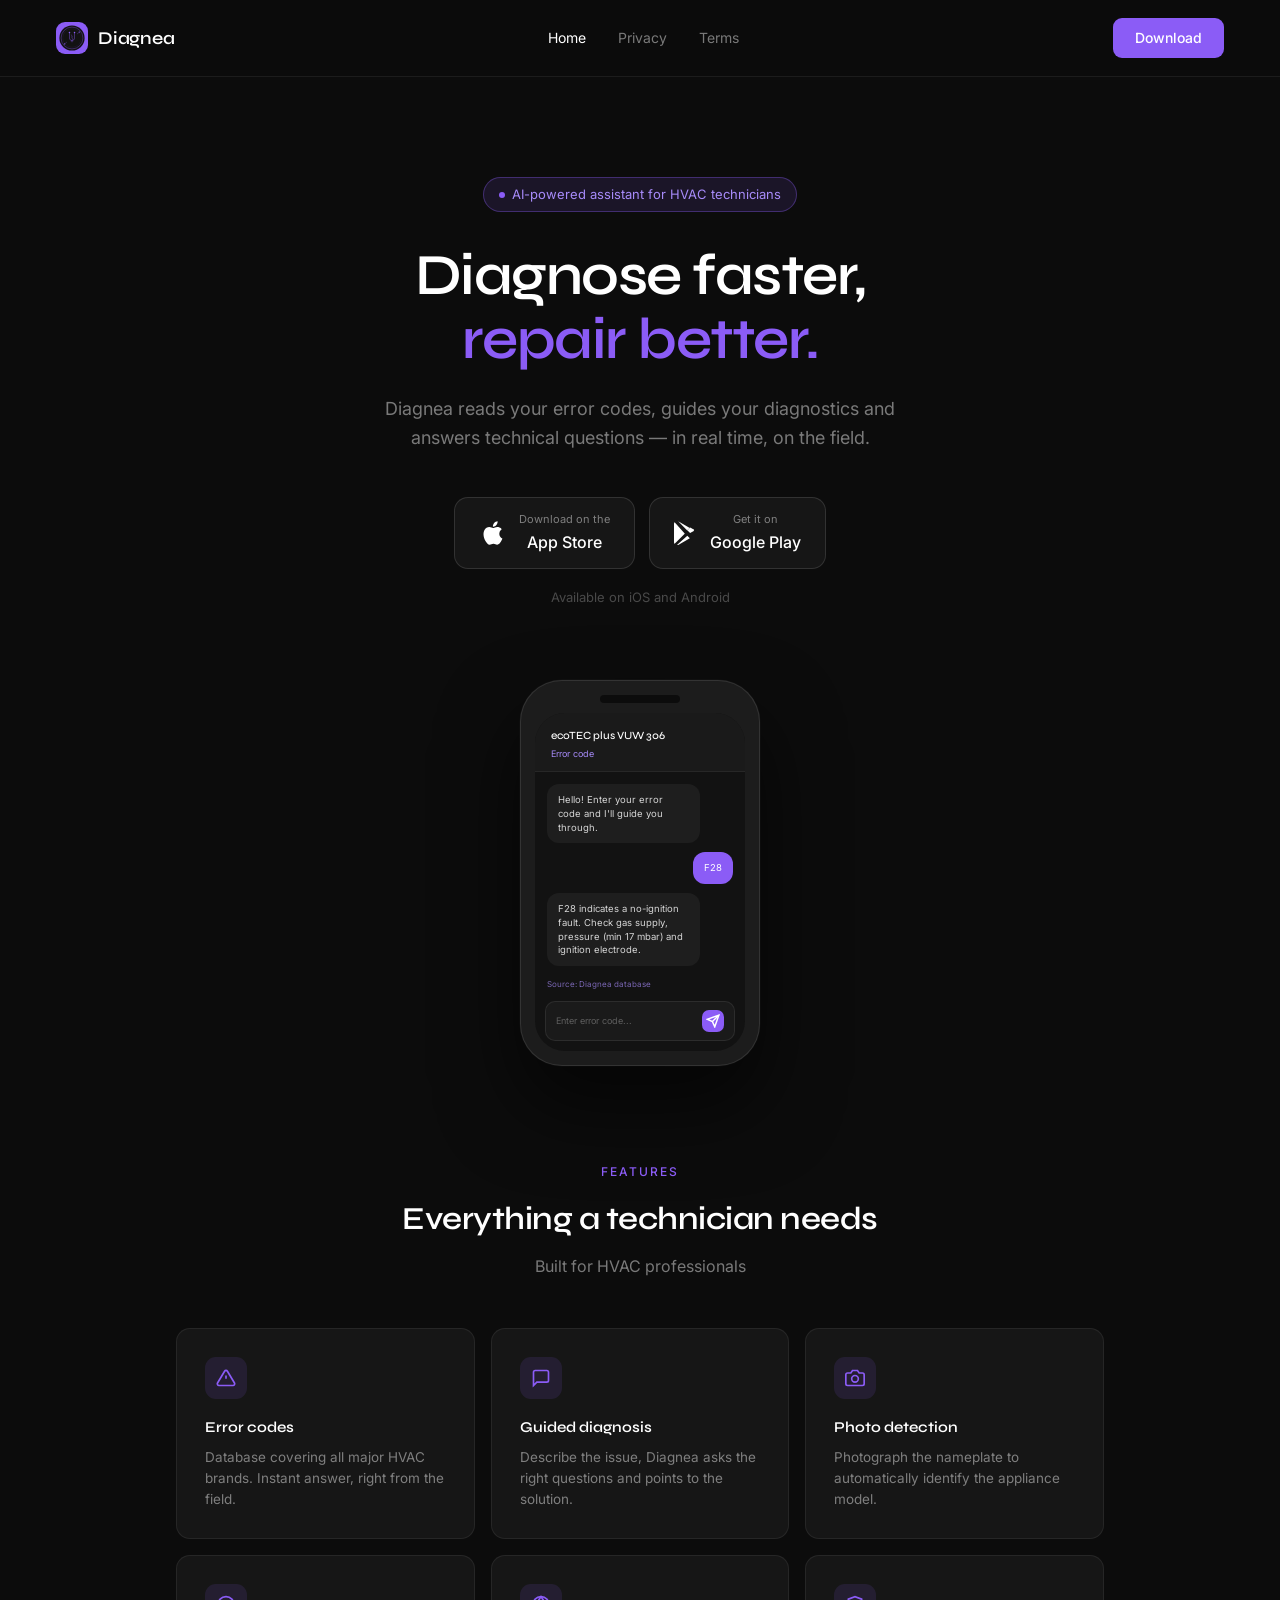
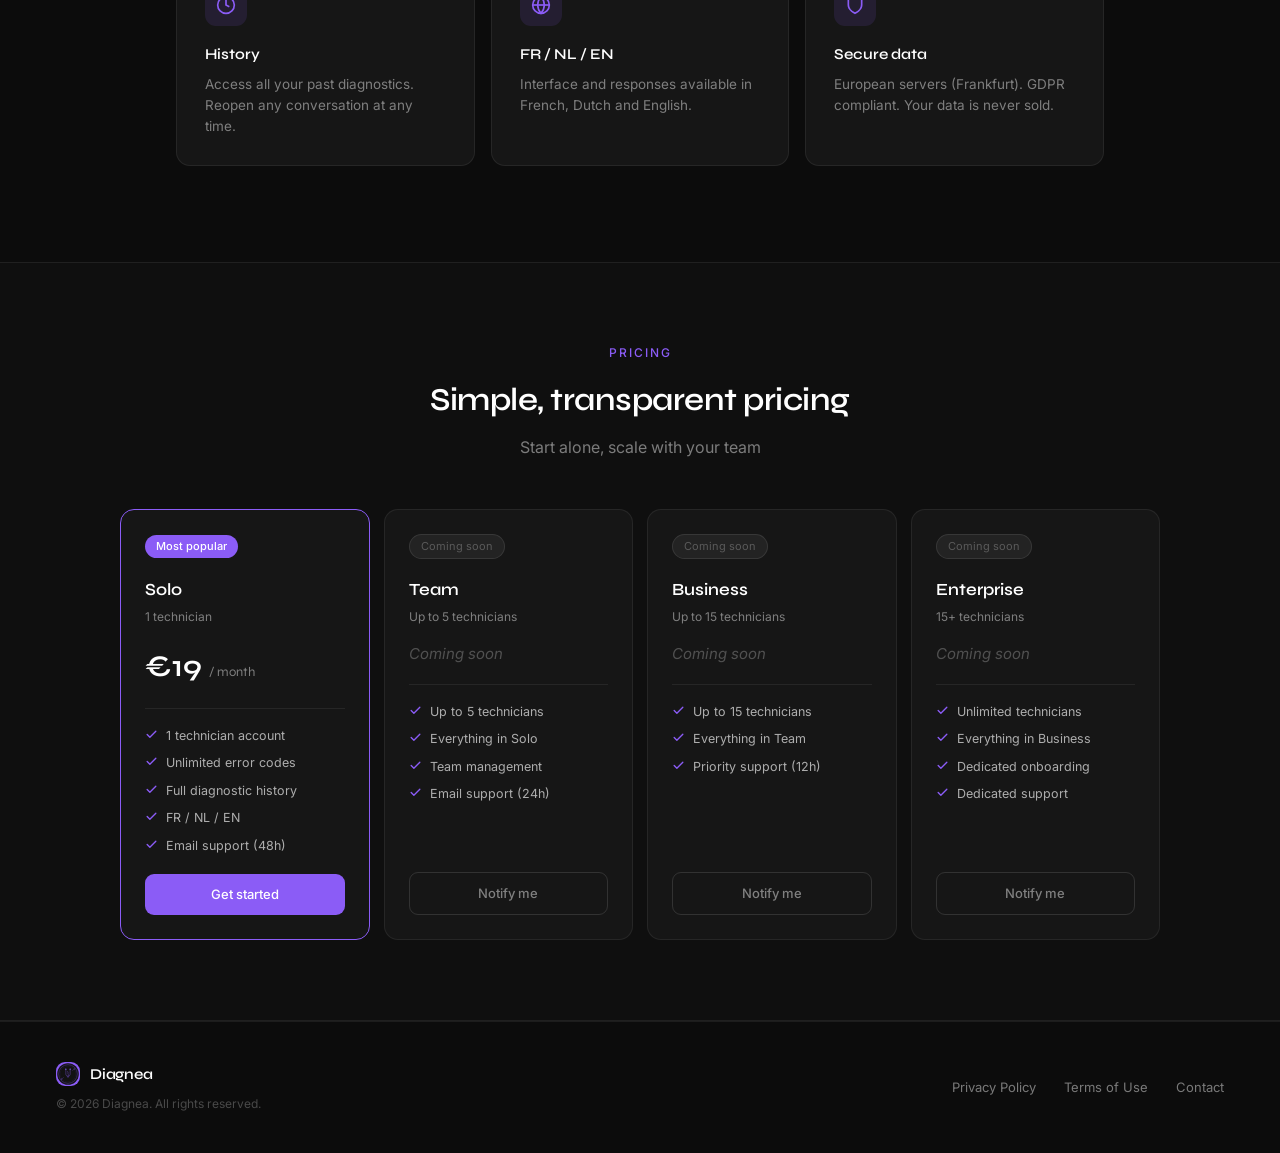
<file: index.html>
<!DOCTYPE html>
<html lang="en">
<head>
  <meta charset="UTF-8">
  <meta name="viewport" content="width=device-width, initial-scale=1.0">
  <title>Diagnea — AI-powered HVAC diagnostic assistant</title>
  <meta name="description" content="Diagnea reads your error codes, guides your diagnostics and answers technical questions — in real time, on the field. Available on iOS and Android.">
  <meta property="og:title" content="Diagnea — AI-powered HVAC diagnostic assistant">
  <meta property="og:description" content="Diagnose faster, repair better. Diagnea reads your error codes, guides your diagnostics and answers technical questions — in real time, on the field.">
  <meta property="og:url" content="https://diagnea.com">
  <meta property="og:type" content="website">
  <meta property="og:site_name" content="Diagnea">
  <meta property="og:image" content="https://diagnea.com/og-image.png">
  <meta property="og:image:width" content="1200">
  <meta property="og:image:height" content="630">
  <meta name="twitter:card" content="summary_large_image">
  <meta name="twitter:title" content="Diagnea — AI-powered HVAC diagnostic assistant">
  <meta name="twitter:description" content="Diagnose faster, repair better. Diagnea reads your error codes and guides your diagnostics in real time, on the field.">
  <meta name="twitter:image" content="https://diagnea.com/og-image.png">
  <link rel="icon" type="image/png" href="favicon.png">
  <link rel="preconnect" href="https://fonts.googleapis.com">
  <link rel="preconnect" href="https://fonts.gstatic.com" crossorigin>
  <link href="https://fonts.googleapis.com/css2?family=Syne:wght@400;500;600&family=Inter:wght@400;500&display=swap" rel="stylesheet">
  <link rel="stylesheet" href="style.css">
</head>
<body>

  <nav class="nav">
    <div class="nav-logo">
      <div class="nav-logo-icon">
        <svg width="28" height="28" viewBox="0 0 200 200" xmlns="http://www.w3.org/2000/svg">
          <circle cx="100" cy="100" r="90" fill="#121212"/>
          <circle cx="100" cy="100" r="78" fill="none" stroke="#8B5CF6" stroke-width="2.5"/>
          <circle cx="100" cy="100" r="65" fill="none" stroke="#8B5CF6" stroke-width="1" stroke-dasharray="4 3"/>
          <path d="M82 60 L82 100 C82 124 118 124 118 100 L118 60" fill="none" stroke="#8B5CF6" stroke-width="3" stroke-linecap="round"/>
          <circle cx="100" cy="122" r="8" fill="#8B5CF6" opacity="0.3" stroke="#8B5CF6" stroke-width="2"/>
          <circle cx="82" cy="60" r="5.5" fill="#8B5CF6"/>
          <circle cx="118" cy="60" r="5.5" fill="#8B5CF6"/>
          <path d="M96 78 L102 92 L98 92 L106 112" fill="none" stroke="#8B5CF6" stroke-width="2.5" stroke-linecap="round" stroke-linejoin="round"/>
          <line x1="48" y1="142" x2="62" y2="130" stroke="#8B5CF6" stroke-width="2" stroke-linecap="round"/>
          <line x1="152" y1="58" x2="138" y2="70" stroke="#8B5CF6" stroke-width="2" stroke-linecap="round"/>
          <circle cx="48" cy="142" r="4" fill="#8B5CF6"/>
          <circle cx="152" cy="58" r="4" fill="#8B5CF6"/>
        </svg>
      </div>
      <span class="nav-logo-text">Diagnea</span>
    </div>
    <div class="nav-links">
      <a href="index.html" class="nav-link active">Home</a>
      <a href="privacy.html" class="nav-link">Privacy</a>
      <a href="terms.html" class="nav-link">Terms</a>
    </div>
    <a href="#download" class="nav-cta">Download</a>
  </nav>

  <section class="hero">
    <div class="hero-badge">
      <span class="hero-badge-dot"></span>
      AI-powered assistant for HVAC technicians
    </div>
    <h1>Diagnose faster,<br><span>repair better.</span></h1>
    <p class="hero-sub">Diagnea reads your error codes, guides your diagnostics and answers technical questions — in real time, on the field.</p>
    <div class="store-btns" id="download">
      <a href="#" class="store-btn">
        <svg width="28" height="28" viewBox="0 0 24 24" fill="white"><path d="M18.71 19.5c-.83 1.24-1.71 2.45-3.05 2.47-1.34.03-1.77-.79-3.29-.79-1.53 0-2 .77-3.27.82-1.31.05-2.3-1.32-3.14-2.53C4.25 17 2.94 12.45 4.7 9.39c.87-1.52 2.43-2.48 4.12-2.51 1.28-.02 2.5.87 3.29.87.78 0 2.26-1.07 3.8-.91.65.03 2.47.26 3.64 1.98-.09.06-2.17 1.28-2.15 3.81.03 3.02 2.65 4.03 2.68 4.04-.03.07-.42 1.44-1.38 2.83M13 3.5c.73-.83 1.94-1.46 2.94-1.5.13 1.17-.34 2.35-1.04 3.19-.69.85-1.83 1.51-2.95 1.42-.15-1.15.41-2.35 1.05-3.11z"/></svg>
        <div>
          <span class="store-btn-sub">Download on the</span>
          <span class="store-btn-name">App Store</span>
        </div>
      </a>
      <a href="#" class="store-btn">
        <svg width="24" height="24" viewBox="0 0 24 24" fill="white"><path d="M3.18 23.76c.3.17.64.24.99.2l.06-.03 11.62-6.7-2.53-2.54zM.54 1.27C.2 1.6 0 2.14 0 2.84v18.32c0 .7.2 1.24.55 1.57l.08.07L10.69 12.7v-.24L.62 1.2zM19.38 8.33l-3.3-1.9-2.82 2.83 2.82 2.82 3.33-1.92c.95-.55.95-1.44-.03-1.83zM4.17.24l11.62 6.7-2.53 2.53L4.17.24z"/></svg>
        <div>
          <span class="store-btn-sub">Get it on</span>
          <span class="store-btn-name">Google Play</span>
        </div>
      </a>
    </div>
    <p class="hero-note">Available on iOS and Android</p>
  </section>

  <section class="phone-frame">
    <div class="phone">
      <div class="phone-notch"></div>
      <div class="phone-screen">
        <div class="phone-header">
          <div class="phone-h-title">ecoTEC plus VUW 306</div>
          <div class="phone-h-sub">Error code</div>
        </div>
        <div class="phone-chat">
          <div class="bubble bubble-ai">Hello! Enter your error code and I'll guide you through.</div>
          <div class="bubble bubble-user">F28</div>
          <div class="bubble bubble-ai">F28 indicates a no-ignition fault. Check gas supply, pressure (min 17 mbar) and ignition electrode.</div>
        </div>
        <div class="phone-source">Source: Diagnea database</div>
        <div class="phone-input">
          <span class="phone-input-placeholder">Enter error code...</span>
          <div class="phone-send">
            <svg width="14" height="14" viewBox="0 0 24 24" fill="none" stroke="white" stroke-width="2.5"><line x1="22" y1="2" x2="11" y2="13"/><polygon points="22 2 15 22 11 13 2 9 22 2"/></svg>
          </div>
        </div>
      </div>
    </div>
  </section>

  <section class="features">
    <div class="section-label">Features</div>
    <h2 class="section-title">Everything a technician needs</h2>
    <p class="section-sub">Built for HVAC professionals</p>
    <div class="features-grid">
      <div class="feature-card">
        <div class="feature-icon">
          <svg width="20" height="20" viewBox="0 0 24 24" fill="none" stroke="currentColor" stroke-width="2"><path d="M10.29 3.86L1.82 18a2 2 0 0 0 1.71 3h16.94a2 2 0 0 0 1.71-3L13.71 3.86a2 2 0 0 0-3.42 0z"/><line x1="12" y1="9" x2="12" y2="13"/><line x1="12" y1="17" x2="12.01" y2="17"/></svg>
        </div>
        <h3>Error codes</h3>
        <p>Database covering all major HVAC brands. Instant answer, right from the field.</p>
      </div>
      <div class="feature-card">
        <div class="feature-icon">
          <svg width="20" height="20" viewBox="0 0 24 24" fill="none" stroke="currentColor" stroke-width="2"><path d="M21 15a2 2 0 0 1-2 2H7l-4 4V5a2 2 0 0 1 2-2h14a2 2 0 0 1 2 2z"/></svg>
        </div>
        <h3>Guided diagnosis</h3>
        <p>Describe the issue, Diagnea asks the right questions and points to the solution.</p>
      </div>
      <div class="feature-card">
        <div class="feature-icon">
          <svg width="20" height="20" viewBox="0 0 24 24" fill="none" stroke="currentColor" stroke-width="2"><path d="M23 19a2 2 0 0 1-2 2H3a2 2 0 0 1-2-2V8a2 2 0 0 1 2-2h4l2-3h6l2 3h4a2 2 0 0 1 2 2z"/><circle cx="12" cy="13" r="4"/></svg>
        </div>
        <h3>Photo detection</h3>
        <p>Photograph the nameplate to automatically identify the appliance model.</p>
      </div>
      <div class="feature-card">
        <div class="feature-icon">
          <svg width="20" height="20" viewBox="0 0 24 24" fill="none" stroke="currentColor" stroke-width="2"><circle cx="12" cy="12" r="10"/><polyline points="12 6 12 12 16 14"/></svg>
        </div>
        <h3>History</h3>
        <p>Access all your past diagnostics. Reopen any conversation at any time.</p>
      </div>
      <div class="feature-card">
        <div class="feature-icon">
          <svg width="20" height="20" viewBox="0 0 24 24" fill="none" stroke="currentColor" stroke-width="2"><circle cx="12" cy="12" r="10"/><line x1="2" y1="12" x2="22" y2="12"/><path d="M12 2a15.3 15.3 0 0 1 4 10 15.3 15.3 0 0 1-4 10 15.3 15.3 0 0 1-4-10 15.3 15.3 0 0 1 4-10z"/></svg>
        </div>
        <h3>FR / NL / EN</h3>
        <p>Interface and responses available in French, Dutch and English.</p>
      </div>
      <div class="feature-card">
        <div class="feature-icon">
          <svg width="20" height="20" viewBox="0 0 24 24" fill="none" stroke="currentColor" stroke-width="2"><path d="M12 22s8-4 8-10V5l-8-3-8 3v7c0 6 8 10 8 10z"/></svg>
        </div>
        <h3>Secure data</h3>
        <p>European servers (Frankfurt). GDPR compliant. Your data is never sold.</p>
      </div>
    </div>
  </section>

  <section class="plans">
    <div class="section-label">Pricing</div>
    <h2 class="section-title">Simple, transparent pricing</h2>
    <p class="section-sub">Start alone, scale with your team</p>
    <div class="plans-grid">

      <div class="plan-card popular">
        <div class="plan-top"><span class="plan-badge">Most popular</span></div>
        <div class="plan-name">Solo</div>
        <div class="plan-desc">1 technician</div>
        <div class="plan-price">€19 <span>/ month</span></div>
        <hr class="plan-divider">
        <ul class="plan-features">
          <li><svg class="check" viewBox="0 0 24 24"><polyline points="20 6 9 17 4 12"/></svg> 1 technician account</li>
          <li><svg class="check" viewBox="0 0 24 24"><polyline points="20 6 9 17 4 12"/></svg> Unlimited error codes</li>
          <li><svg class="check" viewBox="0 0 24 24"><polyline points="20 6 9 17 4 12"/></svg> Full diagnostic history</li>
          <li><svg class="check" viewBox="0 0 24 24"><polyline points="20 6 9 17 4 12"/></svg> FR / NL / EN</li>
          <li><svg class="check" viewBox="0 0 24 24"><polyline points="20 6 9 17 4 12"/></svg> Email support (48h)</li>
        </ul>
        <a href="#" class="plan-btn">Get started</a>
      </div>

      <div class="plan-card">
        <div class="plan-top"><span class="plan-soon">Coming soon</span></div>
        <div class="plan-name">Team</div>
        <div class="plan-desc">Up to 5 technicians</div>
        <div class="plan-price-tbd">Coming soon</div>
        <hr class="plan-divider">
        <ul class="plan-features">
          <li><svg class="check" viewBox="0 0 24 24"><polyline points="20 6 9 17 4 12"/></svg> Up to 5 technicians</li>
          <li><svg class="check" viewBox="0 0 24 24"><polyline points="20 6 9 17 4 12"/></svg> Everything in Solo</li>
          <li><svg class="check" viewBox="0 0 24 24"><polyline points="20 6 9 17 4 12"/></svg> Team management</li>
          <li><svg class="check" viewBox="0 0 24 24"><polyline points="20 6 9 17 4 12"/></svg> Email support (24h)</li>
        </ul>
        <a href="#" class="plan-btn plan-btn-outline">Notify me</a>
      </div>

      <div class="plan-card">
        <div class="plan-top"><span class="plan-soon">Coming soon</span></div>
        <div class="plan-name">Business</div>
        <div class="plan-desc">Up to 15 technicians</div>
        <div class="plan-price-tbd">Coming soon</div>
        <hr class="plan-divider">
        <ul class="plan-features">
          <li><svg class="check" viewBox="0 0 24 24"><polyline points="20 6 9 17 4 12"/></svg> Up to 15 technicians</li>
          <li><svg class="check" viewBox="0 0 24 24"><polyline points="20 6 9 17 4 12"/></svg> Everything in Team</li>
          <li><svg class="check" viewBox="0 0 24 24"><polyline points="20 6 9 17 4 12"/></svg> Priority support (12h)</li>
        </ul>
        <a href="#" class="plan-btn plan-btn-outline">Notify me</a>
      </div>

      <div class="plan-card">
        <div class="plan-top"><span class="plan-soon">Coming soon</span></div>
        <div class="plan-name">Enterprise</div>
        <div class="plan-desc">15+ technicians</div>
        <div class="plan-price-tbd">Coming soon</div>
        <hr class="plan-divider">
        <ul class="plan-features">
          <li><svg class="check" viewBox="0 0 24 24"><polyline points="20 6 9 17 4 12"/></svg> Unlimited technicians</li>
          <li><svg class="check" viewBox="0 0 24 24"><polyline points="20 6 9 17 4 12"/></svg> Everything in Business</li>
          <li><svg class="check" viewBox="0 0 24 24"><polyline points="20 6 9 17 4 12"/></svg> Dedicated onboarding</li>
          <li><svg class="check" viewBox="0 0 24 24"><polyline points="20 6 9 17 4 12"/></svg> Dedicated support</li>
        </ul>
        <a href="#" class="plan-btn plan-btn-outline">Notify me</a>
      </div>

    </div>
  </section>

  <footer class="footer">
    <div class="footer-left">
      <div class="nav-logo">
        <div class="nav-logo-icon" style="width:24px;height:24px;">
          <svg width="24" height="24" viewBox="0 0 200 200" xmlns="http://www.w3.org/2000/svg">
            <circle cx="100" cy="100" r="90" fill="#121212"/>
            <circle cx="100" cy="100" r="78" fill="none" stroke="#8B5CF6" stroke-width="2.5"/>
            <circle cx="100" cy="100" r="65" fill="none" stroke="#8B5CF6" stroke-width="1" stroke-dasharray="4 3"/>
            <path d="M82 60 L82 100 C82 124 118 124 118 100 L118 60" fill="none" stroke="#8B5CF6" stroke-width="3" stroke-linecap="round"/>
            <circle cx="100" cy="122" r="8" fill="#8B5CF6" opacity="0.3" stroke="#8B5CF6" stroke-width="2"/>
            <circle cx="82" cy="60" r="5.5" fill="#8B5CF6"/>
            <circle cx="118" cy="60" r="5.5" fill="#8B5CF6"/>
            <path d="M96 78 L102 92 L98 92 L106 112" fill="none" stroke="#8B5CF6" stroke-width="2.5" stroke-linecap="round" stroke-linejoin="round"/>
            <line x1="48" y1="142" x2="62" y2="130" stroke="#8B5CF6" stroke-width="2" stroke-linecap="round"/>
            <line x1="152" y1="58" x2="138" y2="70" stroke="#8B5CF6" stroke-width="2" stroke-linecap="round"/>
            <circle cx="48" cy="142" r="4" fill="#8B5CF6"/>
            <circle cx="152" cy="58" r="4" fill="#8B5CF6"/>
          </svg>
        </div>
        <span class="nav-logo-text" style="font-size:15px;">Diagnea</span>
      </div>
      <p class="footer-copy">© 2026 Diagnea. All rights reserved.</p>
    </div>
    <div class="footer-links">
      <a href="privacy.html" class="footer-link">Privacy Policy</a>
      <a href="terms.html" class="footer-link">Terms of Use</a>
      <a href="mailto:privacy@diagnea.com" class="footer-link">Contact</a>
    </div>
  </footer>

</body>
</html>
</file>
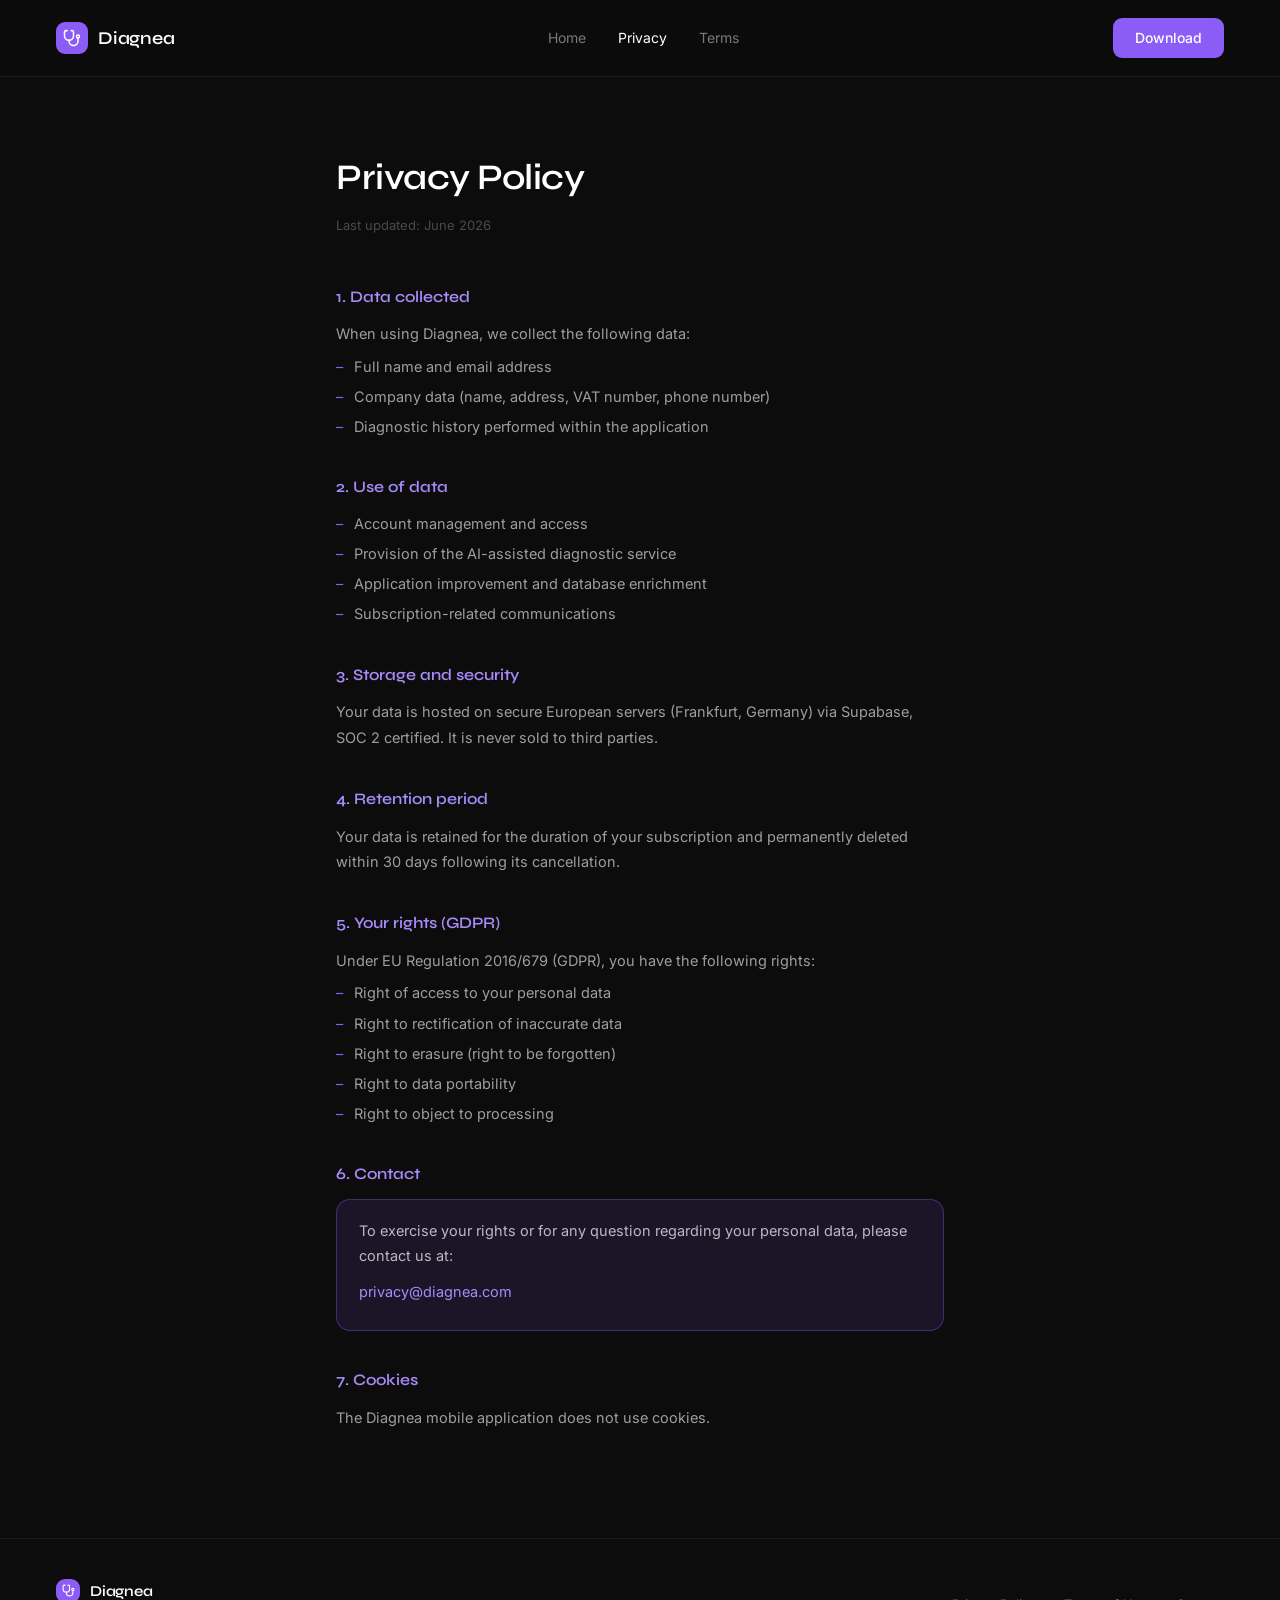
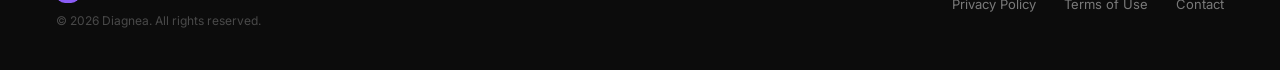
<file: privacy.html>
<!DOCTYPE html>
<html lang="en">
<head>
  <meta charset="UTF-8">
  <meta name="viewport" content="width=device-width, initial-scale=1.0">
  <title>Privacy Policy — Diagnea</title>
  <meta name="description" content="Diagnea Privacy Policy — GDPR compliant data protection.">
  <link rel="icon" type="image/svg+xml" href="assets/favicon.svg">
  <link rel="preconnect" href="https://fonts.googleapis.com">
  <link rel="preconnect" href="https://fonts.gstatic.com" crossorigin>
  <link href="https://fonts.googleapis.com/css2?family=Syne:wght@400;500;600&family=Inter:wght@400;500&display=swap" rel="stylesheet">
  <link rel="stylesheet" href="style.css">
</head>
<body>

  <nav class="nav">
    <div class="nav-logo">
      <div class="nav-logo-icon">
        <svg width="18" height="18" viewBox="0 0 24 24" fill="none" stroke="white" stroke-width="2" stroke-linecap="round" stroke-linejoin="round"><path d="M4.8 2.3A.3.3 0 1 0 5 2H4a2 2 0 0 0-2 2v5a6 6 0 0 0 6 6v0a6 6 0 0 0 6-6V4a2 2 0 0 0-2-2h-1a.2.2 0 1 0 .3.3"/><path d="M8 15v1a6 6 0 0 0 6 6v0a6 6 0 0 0 6-6v-4"/><circle cx="20" cy="10" r="2"/></svg>
      </div>
      <span class="nav-logo-text">Diagnea</span>
    </div>
    <div class="nav-links">
      <a href="index.html" class="nav-link">Home</a>
      <a href="privacy.html" class="nav-link active">Privacy</a>
      <a href="terms.html" class="nav-link">Terms</a>
    </div>
    <a href="index.html#download" class="nav-cta">Download</a>
  </nav>

  <div class="legal-page">
    <h1>Privacy Policy</h1>
    <div class="legal-date">Last updated: June 2026</div>

    <div class="legal-section">
      <h2>1. Data collected</h2>
      <p>When using Diagnea, we collect the following data:</p>
      <ul>
        <li>Full name and email address</li>
        <li>Company data (name, address, VAT number, phone number)</li>
        <li>Diagnostic history performed within the application</li>
      </ul>
    </div>

    <div class="legal-section">
      <h2>2. Use of data</h2>
      <ul>
        <li>Account management and access</li>
        <li>Provision of the AI-assisted diagnostic service</li>
        <li>Application improvement and database enrichment</li>
        <li>Subscription-related communications</li>
      </ul>
    </div>

    <div class="legal-section">
      <h2>3. Storage and security</h2>
      <p>Your data is hosted on secure European servers (Frankfurt, Germany) via Supabase, SOC 2 certified. It is never sold to third parties.</p>
    </div>

    <div class="legal-section">
      <h2>4. Retention period</h2>
      <p>Your data is retained for the duration of your subscription and permanently deleted within 30 days following its cancellation.</p>
    </div>

    <div class="legal-section">
      <h2>5. Your rights (GDPR)</h2>
      <p>Under EU Regulation 2016/679 (GDPR), you have the following rights:</p>
      <ul>
        <li>Right of access to your personal data</li>
        <li>Right to rectification of inaccurate data</li>
        <li>Right to erasure (right to be forgotten)</li>
        <li>Right to data portability</li>
        <li>Right to object to processing</li>
      </ul>
    </div>

    <div class="legal-section">
      <h2>6. Contact</h2>
      <div class="legal-contact">
        <p>To exercise your rights or for any question regarding your personal data, please contact us at:</p>
        <p style="margin-top:10px;"><a href="mailto:privacy@diagnea.com">privacy@diagnea.com</a></p>
      </div>
    </div>

    <div class="legal-section">
      <h2>7. Cookies</h2>
      <p>The Diagnea mobile application does not use cookies.</p>
    </div>
  </div>

  <footer class="footer">
    <div class="footer-left">
      <div class="nav-logo">
        <div class="nav-logo-icon" style="width:24px;height:24px;">
          <svg width="13" height="13" viewBox="0 0 24 24" fill="none" stroke="white" stroke-width="2" stroke-linecap="round" stroke-linejoin="round"><path d="M4.8 2.3A.3.3 0 1 0 5 2H4a2 2 0 0 0-2 2v5a6 6 0 0 0 6 6v0a6 6 0 0 0 6-6V4a2 2 0 0 0-2-2h-1a.2.2 0 1 0 .3.3"/><path d="M8 15v1a6 6 0 0 0 6 6v0a6 6 0 0 0 6-6v-4"/><circle cx="20" cy="10" r="2"/></svg>
        </div>
        <span class="nav-logo-text" style="font-size:15px;">Diagnea</span>
      </div>
      <p class="footer-copy">© 2026 Diagnea. All rights reserved.</p>
    </div>
    <div class="footer-links">
      <a href="privacy.html" class="footer-link">Privacy Policy</a>
      <a href="terms.html" class="footer-link">Terms of Use</a>
      <a href="mailto:privacy@diagnea.com" class="footer-link">Contact</a>
    </div>
  </footer>

</body>
</html>
</file>
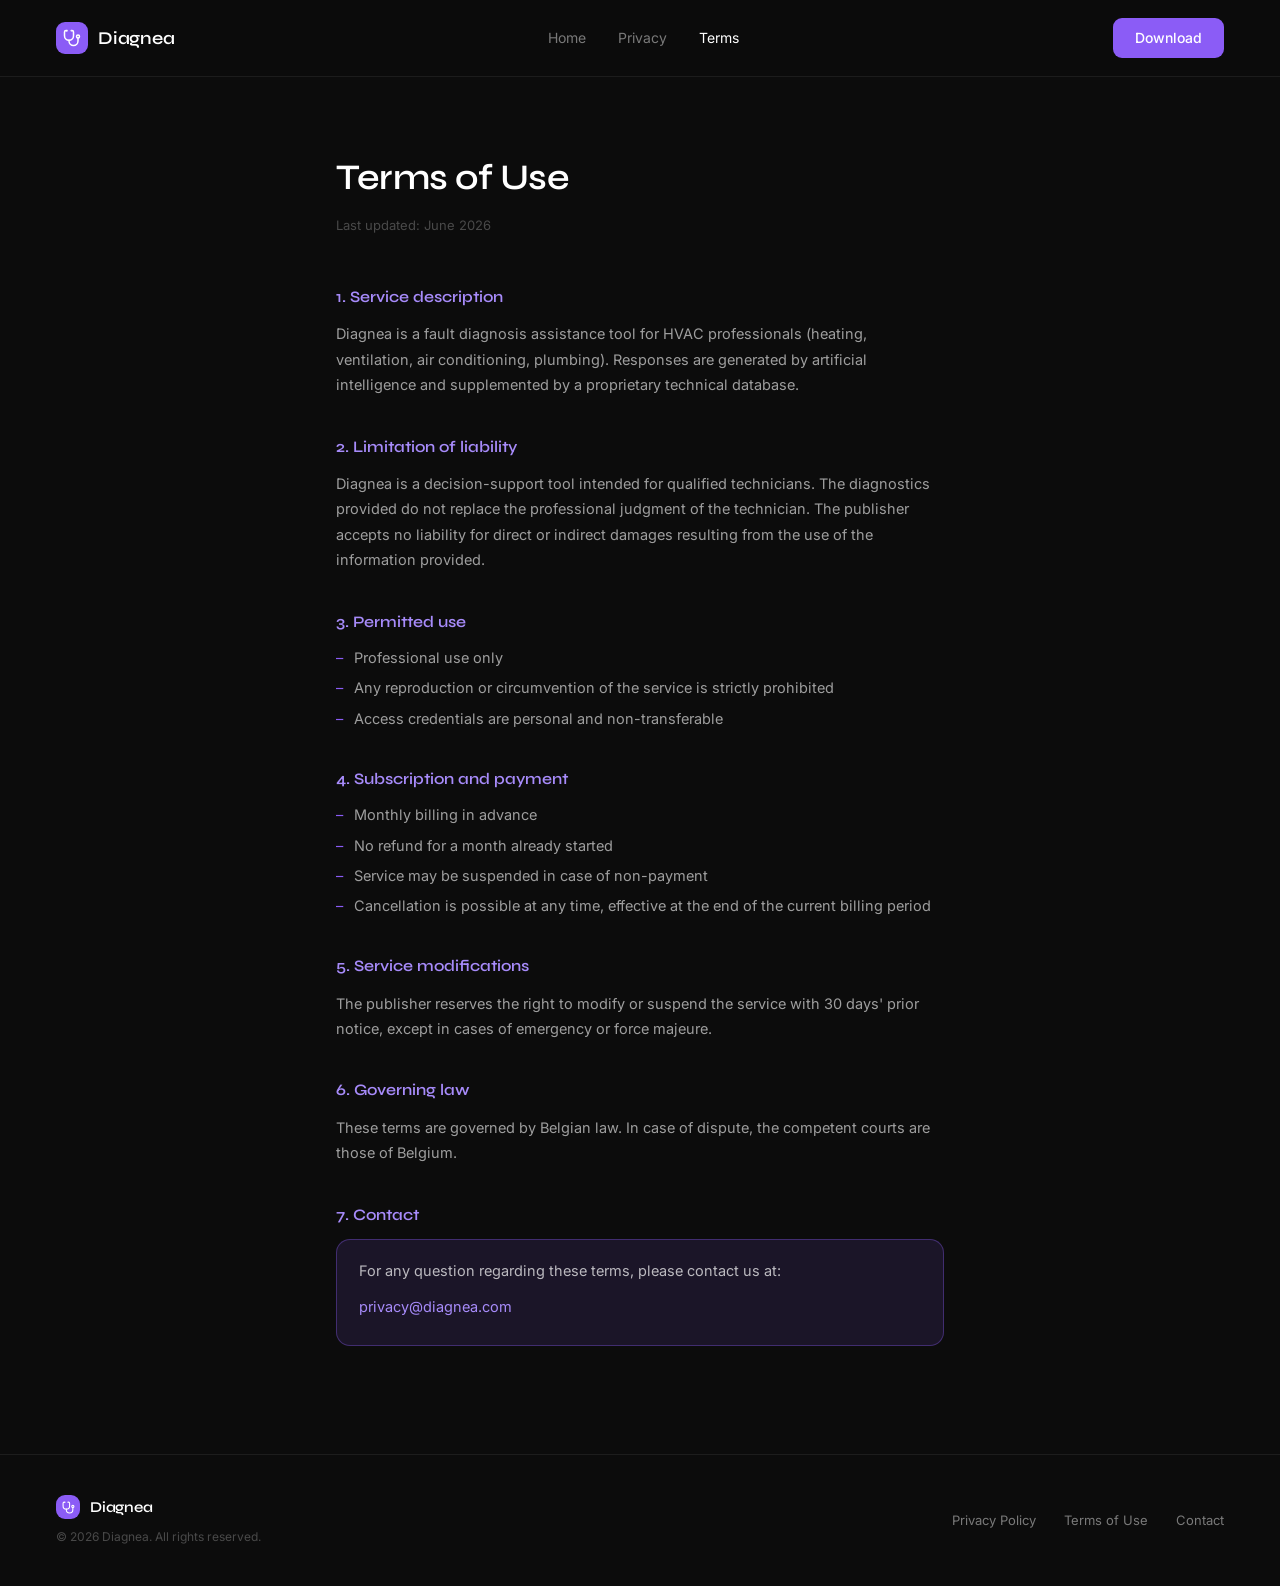
<file: terms.html>
<!DOCTYPE html>
<html lang="en">
<head>
  <meta charset="UTF-8">
  <meta name="viewport" content="width=device-width, initial-scale=1.0">
  <title>Terms of Use — Diagnea</title>
  <meta name="description" content="Diagnea Terms of Use — conditions governing the use of the Diagnea application.">
  <link rel="icon" type="image/svg+xml" href="assets/favicon.svg">
  <link rel="preconnect" href="https://fonts.googleapis.com">
  <link rel="preconnect" href="https://fonts.gstatic.com" crossorigin>
  <link href="https://fonts.googleapis.com/css2?family=Syne:wght@400;500;600&family=Inter:wght@400;500&display=swap" rel="stylesheet">
  <link rel="stylesheet" href="style.css">
</head>
<body>

  <nav class="nav">
    <div class="nav-logo">
      <div class="nav-logo-icon">
        <svg width="18" height="18" viewBox="0 0 24 24" fill="none" stroke="white" stroke-width="2" stroke-linecap="round" stroke-linejoin="round"><path d="M4.8 2.3A.3.3 0 1 0 5 2H4a2 2 0 0 0-2 2v5a6 6 0 0 0 6 6v0a6 6 0 0 0 6-6V4a2 2 0 0 0-2-2h-1a.2.2 0 1 0 .3.3"/><path d="M8 15v1a6 6 0 0 0 6 6v0a6 6 0 0 0 6-6v-4"/><circle cx="20" cy="10" r="2"/></svg>
      </div>
      <span class="nav-logo-text">Diagnea</span>
    </div>
    <div class="nav-links">
      <a href="index.html" class="nav-link">Home</a>
      <a href="privacy.html" class="nav-link">Privacy</a>
      <a href="terms.html" class="nav-link active">Terms</a>
    </div>
    <a href="index.html#download" class="nav-cta">Download</a>
  </nav>

  <div class="legal-page">
    <h1>Terms of Use</h1>
    <div class="legal-date">Last updated: June 2026</div>

    <div class="legal-section">
      <h2>1. Service description</h2>
      <p>Diagnea is a fault diagnosis assistance tool for HVAC professionals (heating, ventilation, air conditioning, plumbing). Responses are generated by artificial intelligence and supplemented by a proprietary technical database.</p>
    </div>

    <div class="legal-section">
      <h2>2. Limitation of liability</h2>
      <p>Diagnea is a decision-support tool intended for qualified technicians. The diagnostics provided do not replace the professional judgment of the technician. The publisher accepts no liability for direct or indirect damages resulting from the use of the information provided.</p>
    </div>

    <div class="legal-section">
      <h2>3. Permitted use</h2>
      <ul>
        <li>Professional use only</li>
        <li>Any reproduction or circumvention of the service is strictly prohibited</li>
        <li>Access credentials are personal and non-transferable</li>
      </ul>
    </div>

    <div class="legal-section">
      <h2>4. Subscription and payment</h2>
      <ul>
        <li>Monthly billing in advance</li>
        <li>No refund for a month already started</li>
        <li>Service may be suspended in case of non-payment</li>
        <li>Cancellation is possible at any time, effective at the end of the current billing period</li>
      </ul>
    </div>

    <div class="legal-section">
      <h2>5. Service modifications</h2>
      <p>The publisher reserves the right to modify or suspend the service with 30 days' prior notice, except in cases of emergency or force majeure.</p>
    </div>

    <div class="legal-section">
      <h2>6. Governing law</h2>
      <p>These terms are governed by Belgian law. In case of dispute, the competent courts are those of Belgium.</p>
    </div>

    <div class="legal-section">
      <h2>7. Contact</h2>
      <div class="legal-contact">
        <p>For any question regarding these terms, please contact us at:</p>
        <p style="margin-top:10px;"><a href="mailto:privacy@diagnea.com">privacy@diagnea.com</a></p>
      </div>
    </div>
  </div>

  <footer class="footer">
    <div class="footer-left">
      <div class="nav-logo">
        <div class="nav-logo-icon" style="width:24px;height:24px;">
          <svg width="13" height="13" viewBox="0 0 24 24" fill="none" stroke="white" stroke-width="2" stroke-linecap="round" stroke-linejoin="round"><path d="M4.8 2.3A.3.3 0 1 0 5 2H4a2 2 0 0 0-2 2v5a6 6 0 0 0 6 6v0a6 6 0 0 0 6-6V4a2 2 0 0 0-2-2h-1a.2.2 0 1 0 .3.3"/><path d="M8 15v1a6 6 0 0 0 6 6v0a6 6 0 0 0 6-6v-4"/><circle cx="20" cy="10" r="2"/></svg>
        </div>
        <span class="nav-logo-text" style="font-size:15px;">Diagnea</span>
      </div>
      <p class="footer-copy">© 2026 Diagnea. All rights reserved.</p>
    </div>
    <div class="footer-links">
      <a href="privacy.html" class="footer-link">Privacy Policy</a>
      <a href="terms.html" class="footer-link">Terms of Use</a>
      <a href="mailto:privacy@diagnea.com" class="footer-link">Contact</a>
    </div>
  </footer>

</body>
</html>
</file>
<file: style.css>
/* ─── Reset & Base ─────────────────────────────────────────── */
*, *::before, *::after { box-sizing: border-box; margin: 0; padding: 0; }

:root {
  --violet: #8B5CF6;
  --violet-light: #A78BFA;
  --violet-bg: rgba(139,92,246,0.12);
  --violet-border: rgba(139,92,246,0.35);
  --bg: #0C0C0C;
  --bg-card: #161616;
  --bg-card2: #1C1C1C;
  --border: rgba(255,255,255,0.07);
  --border-mid: rgba(255,255,255,0.12);
  --text: #FFFFFF;
  --text-muted: rgba(255,255,255,0.45);
  --text-faint: rgba(255,255,255,0.25);
  --font-display: 'Syne', sans-serif;
  --font-body: 'Inter', sans-serif;
  --radius: 14px;
}

html { scroll-behavior: smooth; }

body {
  background: var(--bg);
  color: var(--text);
  font-family: var(--font-body);
  font-size: 15px;
  line-height: 1.6;
  -webkit-font-smoothing: antialiased;
}

a { text-decoration: none; color: inherit; }

/* ─── Nav ───────────────────────────────────────────────────── */
.nav {
  display: flex;
  align-items: center;
  justify-content: space-between;
  padding: 18px 56px;
  border-bottom: 0.5px solid var(--border);
  position: sticky;
  top: 0;
  background: rgba(12,12,12,0.85);
  backdrop-filter: blur(12px);
  -webkit-backdrop-filter: blur(12px);
  z-index: 100;
}

.nav-logo { display: flex; align-items: center; gap: 10px; }

.nav-logo-icon {
  width: 32px; height: 32px;
  background: var(--violet);
  border-radius: 9px;
  display: flex; align-items: center; justify-content: center;
}

.nav-logo-text {
  font-family: var(--font-display);
  font-size: 18px;
  font-weight: 600;
  letter-spacing: -0.2px;
}

.nav-links { display: flex; gap: 32px; }

.nav-link {
  font-size: 14px;
  color: var(--text-muted);
  transition: color 0.2s;
}
.nav-link:hover, .nav-link.active { color: var(--text); }

.nav-cta {
  background: var(--violet);
  color: #fff;
  padding: 9px 22px;
  border-radius: 9px;
  font-size: 14px;
  font-weight: 500;
  transition: opacity 0.2s;
}
.nav-cta:hover { opacity: 0.88; }

/* ─── Hero ──────────────────────────────────────────────────── */
.hero {
  padding: 100px 56px 72px;
  text-align: center;
  max-width: 820px;
  margin: 0 auto;
}

.hero-badge {
  display: inline-flex;
  align-items: center;
  gap: 7px;
  background: var(--violet-bg);
  border: 0.5px solid var(--violet-border);
  color: var(--violet-light);
  padding: 6px 15px;
  border-radius: 100px;
  font-size: 13px;
  margin-bottom: 32px;
}

.hero-badge-dot {
  width: 6px; height: 6px;
  background: var(--violet);
  border-radius: 50%;
  animation: pulse 2s infinite;
}

@keyframes pulse {
  0%, 100% { opacity: 1; }
  50% { opacity: 0.4; }
}

.hero h1 {
  font-family: var(--font-display);
  font-size: 58px;
  font-weight: 600;
  line-height: 1.1;
  letter-spacing: -1.5px;
  margin-bottom: 22px;
}
.hero h1 span { color: var(--violet); }

.hero-sub {
  font-size: 18px;
  color: var(--text-muted);
  line-height: 1.65;
  max-width: 540px;
  margin: 0 auto 44px;
}

.store-btns {
  display: flex;
  gap: 14px;
  justify-content: center;
  flex-wrap: wrap;
  margin-bottom: 18px;
}

.store-btn {
  display: flex;
  align-items: center;
  gap: 12px;
  background: var(--bg-card);
  border: 0.5px solid var(--border-mid);
  padding: 13px 24px;
  border-radius: var(--radius);
  transition: border-color 0.2s, background 0.2s;
}
.store-btn:hover {
  border-color: var(--violet);
  background: var(--bg-card2);
}
.store-btn-sub { font-size: 11px; color: var(--text-muted); display: block; }
.store-btn-name { font-size: 16px; font-weight: 500; display: block; margin-top: 1px; }

.hero-note { font-size: 13px; color: var(--text-faint); }

/* ─── Phone mockup ──────────────────────────────────────────── */
.phone-frame {
  display: flex;
  justify-content: center;
  padding: 0 56px 96px;
}

.phone {
  width: 240px;
  background: var(--bg-card2);
  border-radius: 42px;
  border: 1.5px solid rgba(255,255,255,0.1);
  padding: 14px;
  box-shadow: 0 40px 80px rgba(0,0,0,0.6), 0 0 0 0.5px rgba(255,255,255,0.05);
}

.phone-notch {
  width: 80px; height: 8px;
  background: #0C0C0C;
  border-radius: 100px;
  margin: 0 auto 10px;
}

.phone-screen { background: #121212; border-radius: 30px; overflow: hidden; }

.phone-header { background: #1A1A1A; padding: 14px 16px 10px; border-bottom: 0.5px solid rgba(255,255,255,0.06); }
.phone-h-title { font-size: 11px; font-weight: 500; color: #fff; font-family: var(--font-display); }
.phone-h-sub { font-size: 9px; color: var(--violet-light); margin-top: 2px; }

.phone-chat { padding: 12px; display: flex; flex-direction: column; gap: 9px; }

.bubble {
  padding: 9px 11px;
  border-radius: 12px;
  font-size: 9.5px;
  line-height: 1.45;
  max-width: 82%;
}
.bubble-ai { background: #1E1E1E; color: rgba(255,255,255,0.82); align-self: flex-start; }
.bubble-user { background: var(--violet); color: #fff; align-self: flex-end; }

.phone-source { font-size: 8px; color: var(--violet-light); padding: 0 12px 6px; opacity: 0.7; }

.phone-input {
  display: flex;
  align-items: center;
  justify-content: space-between;
  margin: 4px 10px 10px;
  background: #1A1A1A;
  border-radius: 10px;
  padding: 8px 10px;
  border: 0.5px solid rgba(255,255,255,0.08);
}
.phone-input-placeholder { font-size: 9px; color: rgba(255,255,255,0.3); }
.phone-send {
  width: 22px; height: 22px;
  background: var(--violet);
  border-radius: 7px;
  display: flex; align-items: center; justify-content: center;
}

/* ─── Features ──────────────────────────────────────────────── */
.features {
  padding: 0 56px 96px;
  max-width: 1040px;
  margin: 0 auto;
}

.section-label {
  text-align: center;
  font-size: 12px;
  font-weight: 500;
  letter-spacing: 2px;
  text-transform: uppercase;
  color: var(--violet);
  margin-bottom: 12px;
}

.section-title {
  font-family: var(--font-display);
  text-align: center;
  font-size: 32px;
  font-weight: 600;
  letter-spacing: -0.5px;
  margin-bottom: 10px;
}

.section-sub {
  text-align: center;
  color: var(--text-muted);
  font-size: 16px;
  margin-bottom: 48px;
}

.features-grid {
  display: grid;
  grid-template-columns: repeat(3, 1fr);
  gap: 16px;
}

.feature-card {
  background: var(--bg-card);
  border: 0.5px solid var(--border);
  border-radius: var(--radius);
  padding: 28px;
  transition: border-color 0.2s;
}
.feature-card:hover { border-color: rgba(139,92,246,0.3); }

.feature-icon {
  width: 42px; height: 42px;
  background: var(--violet-bg);
  border-radius: 11px;
  display: flex; align-items: center; justify-content: center;
  color: var(--violet);
  margin-bottom: 16px;
}

.feature-card h3 {
  font-family: var(--font-display);
  font-size: 15px;
  font-weight: 600;
  margin-bottom: 8px;
}

.feature-card p {
  font-size: 13.5px;
  color: var(--text-muted);
  line-height: 1.55;
}

/* ─── Plans ─────────────────────────────────────────────────── */
.plans {
  background: #0F0F0F;
  border-top: 0.5px solid var(--border);
  border-bottom: 0.5px solid var(--border);
  padding: 80px 56px;
}

.plans .section-label,
.plans .section-title,
.plans .section-sub { max-width: 100%; }

.plans-grid {
  display: grid;
  grid-template-columns: repeat(4, 1fr);
  gap: 14px;
  max-width: 1040px;
  margin: 0 auto;
}

.plan-card {
  background: var(--bg-card);
  border: 0.5px solid var(--border);
  border-radius: var(--radius);
  padding: 24px;
  display: flex;
  flex-direction: column;
}
.plan-card.popular { border-color: var(--violet); }

.plan-top {
  height: 26px;
  display: flex;
  align-items: center;
  margin-bottom: 16px;
}

.plan-badge {
  background: var(--violet);
  color: #fff;
  font-size: 11px;
  font-weight: 500;
  padding: 3px 11px;
  border-radius: 100px;
}

.plan-soon {
  background: rgba(255,255,255,0.06);
  color: var(--text-faint);
  font-size: 11px;
  padding: 3px 11px;
  border-radius: 100px;
  border: 0.5px solid rgba(255,255,255,0.09);
}

.plan-name {
  font-family: var(--font-display);
  font-size: 17px;
  font-weight: 600;
  margin-bottom: 4px;
}
.plan-desc { font-size: 12px; color: var(--text-muted); margin-bottom: 16px; }

.plan-price { font-size: 30px; font-weight: 600; font-family: var(--font-display); }
.plan-price span { font-size: 13px; color: var(--text-muted); font-weight: 400; }

.plan-price-tbd {
  font-size: 15px;
  color: var(--text-faint);
  font-style: italic;
  margin-bottom: 0;
}

.plan-divider {
  border: none;
  border-top: 0.5px solid var(--border);
  margin: 18px 0;
}

.plan-features {
  list-style: none;
  display: flex;
  flex-direction: column;
  gap: 10px;
  flex: 1;
  margin-bottom: 20px;
}
.plan-features li {
  font-size: 12.5px;
  color: rgba(255,255,255,0.65);
  display: flex;
  align-items: flex-start;
  gap: 8px;
  line-height: 1.4;
}
.check {
  width: 13px; height: 13px;
  fill: none;
  stroke: var(--violet);
  stroke-width: 2.5;
  stroke-linecap: round;
  stroke-linejoin: round;
  flex-shrink: 0;
  margin-top: 1px;
}

.plan-btn {
  display: block;
  text-align: center;
  padding: 10px;
  border-radius: 9px;
  font-size: 13px;
  font-weight: 500;
  background: var(--violet);
  color: #fff;
  transition: opacity 0.2s;
  margin-top: auto;
}
.plan-btn:hover { opacity: 0.88; }
.plan-btn-outline {
  background: transparent;
  border: 0.5px solid var(--border-mid);
  color: var(--text-muted);
}
.plan-btn-outline:hover { border-color: var(--violet); color: var(--violet-light); opacity: 1; }

/* ─── Footer ────────────────────────────────────────────────── */
.footer {
  padding: 40px 56px;
  display: flex;
  align-items: center;
  justify-content: space-between;
  border-top: 0.5px solid var(--border);
}

.footer-left { display: flex; flex-direction: column; gap: 8px; }
.footer-copy { font-size: 12px; color: var(--text-faint); }

.footer-links { display: flex; gap: 28px; }
.footer-link { font-size: 13px; color: var(--text-muted); transition: color 0.2s; }
.footer-link:hover { color: var(--text); }

/* ─── Legal pages ───────────────────────────────────────────── */
.legal-page { max-width: 720px; margin: 0 auto; padding: 72px 56px; }
.legal-page h1 {
  font-family: var(--font-display);
  font-size: 36px;
  font-weight: 600;
  letter-spacing: -0.5px;
  margin-bottom: 8px;
}
.legal-date { font-size: 13px; color: var(--text-faint); margin-bottom: 48px; }

.legal-section { margin-bottom: 36px; }
.legal-section h2 {
  font-family: var(--font-display);
  font-size: 16px;
  font-weight: 600;
  color: var(--violet-light);
  margin-bottom: 12px;
}
.legal-section p {
  font-size: 14.5px;
  color: rgba(255,255,255,0.6);
  line-height: 1.75;
  margin-bottom: 8px;
}
.legal-section ul { list-style: none; padding: 0; display: flex; flex-direction: column; gap: 7px; }
.legal-section ul li {
  font-size: 14.5px;
  color: rgba(255,255,255,0.6);
  padding-left: 18px;
  position: relative;
  line-height: 1.6;
}
.legal-section ul li::before { content: "–"; position: absolute; left: 0; color: var(--violet); }

.legal-contact {
  background: var(--violet-bg);
  border: 0.5px solid var(--violet-border);
  border-radius: var(--radius);
  padding: 18px 22px;
  margin-top: 10px;
}
.legal-contact p { color: rgba(255,255,255,0.7) !important; }
.legal-contact a { color: var(--violet-light); }
.legal-contact a:hover { text-decoration: underline; }

/* ─── Responsive ────────────────────────────────────────────── */
@media (max-width: 768px) {
  .nav { padding: 16px 24px; }
  .nav-links { display: none; }
  .hero { padding: 64px 24px 48px; }
  .hero h1 { font-size: 38px; }
  .features { padding: 0 24px 64px; }
  .features-grid { grid-template-columns: 1fr; }
  .plans { padding: 64px 24px; }
  .plans-grid { grid-template-columns: 1fr; }
  .footer { padding: 32px 24px; flex-direction: column; gap: 24px; text-align: center; }
  .footer-links { flex-wrap: wrap; justify-content: center; }
  .legal-page { padding: 48px 24px; }
}
</file>
